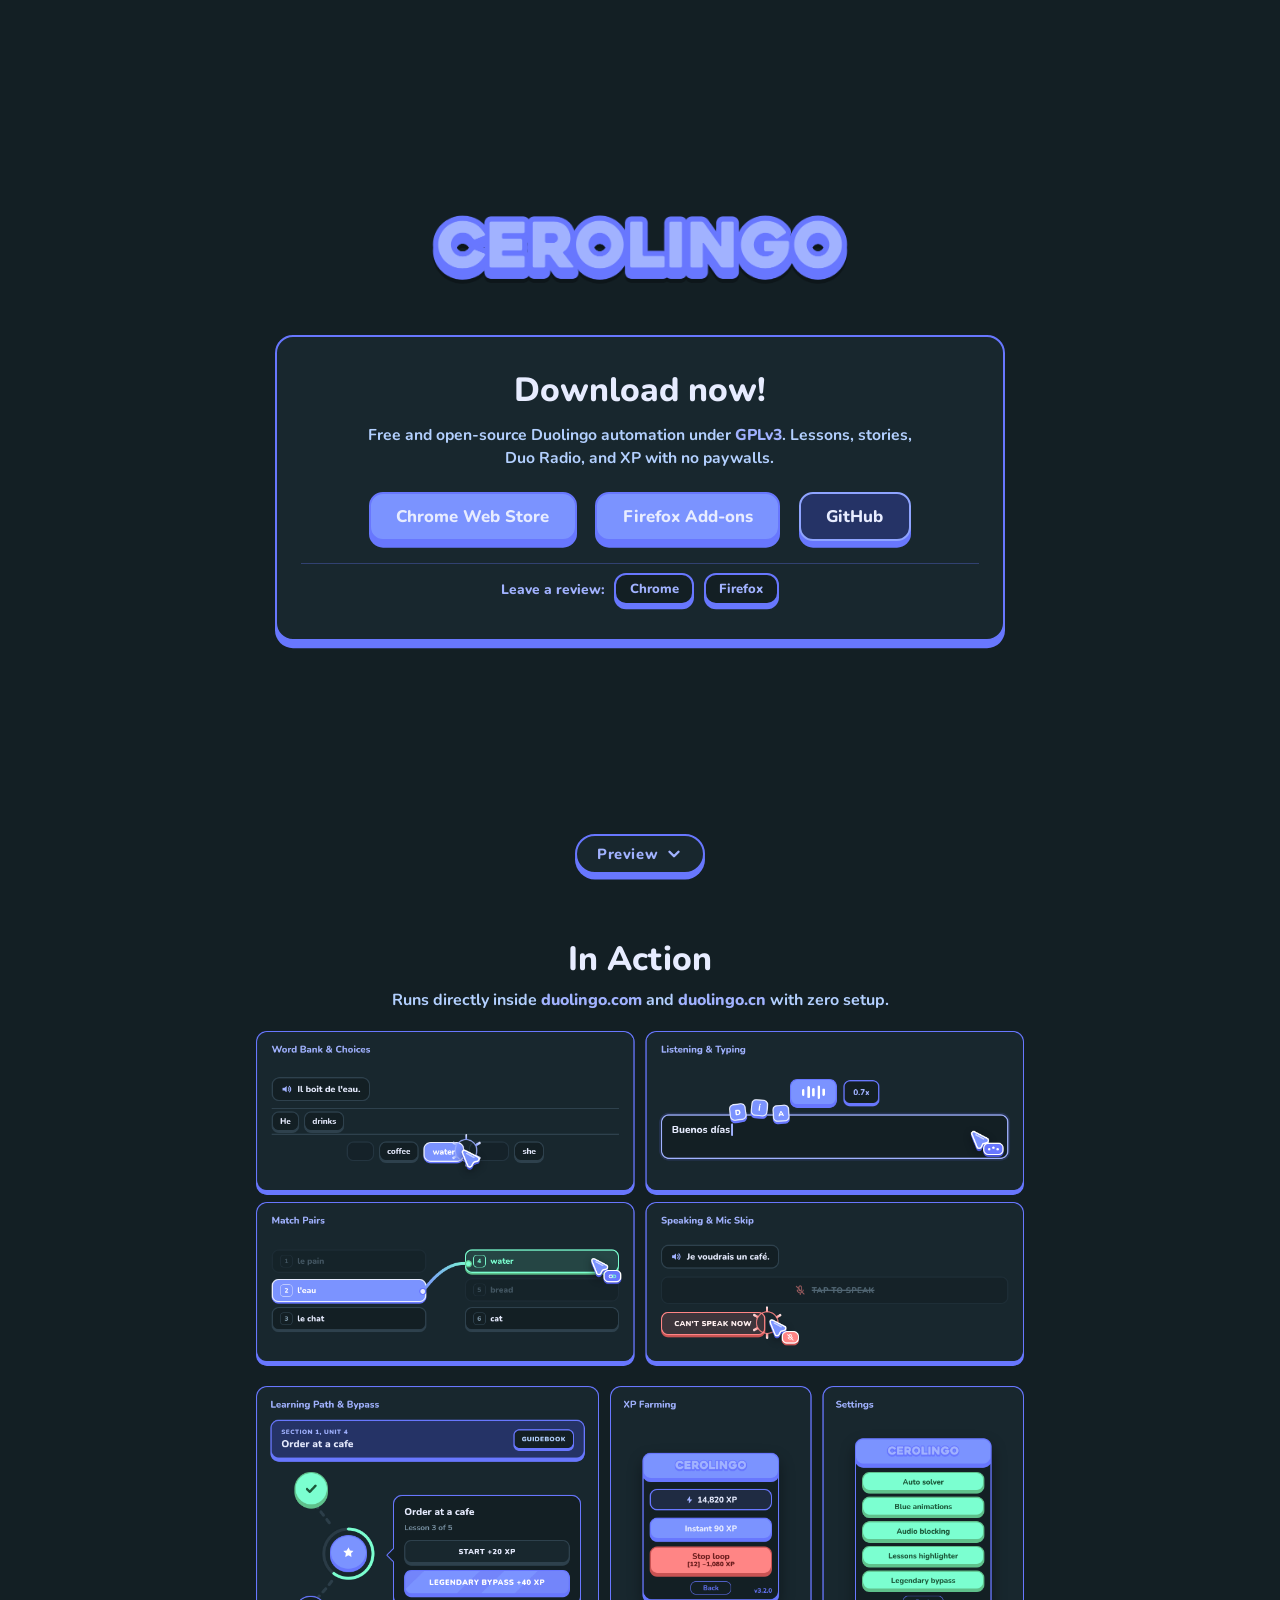
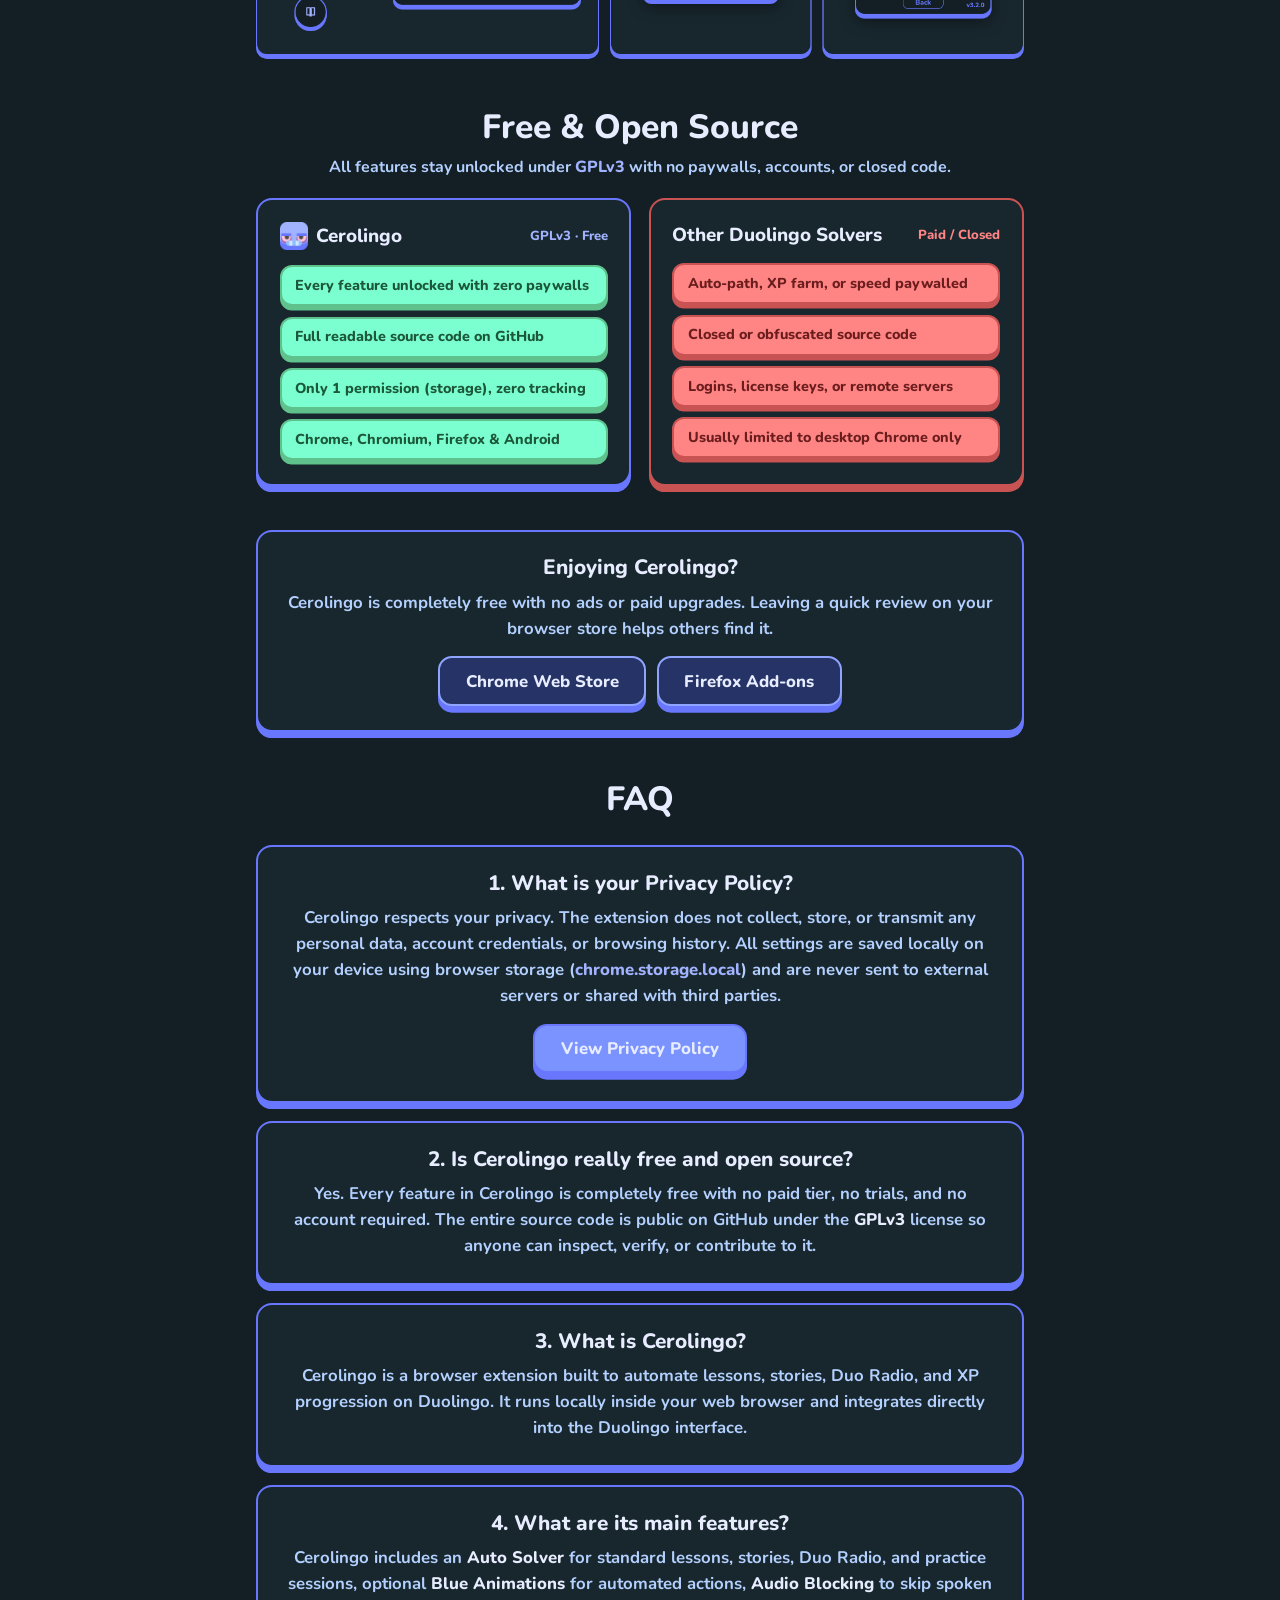
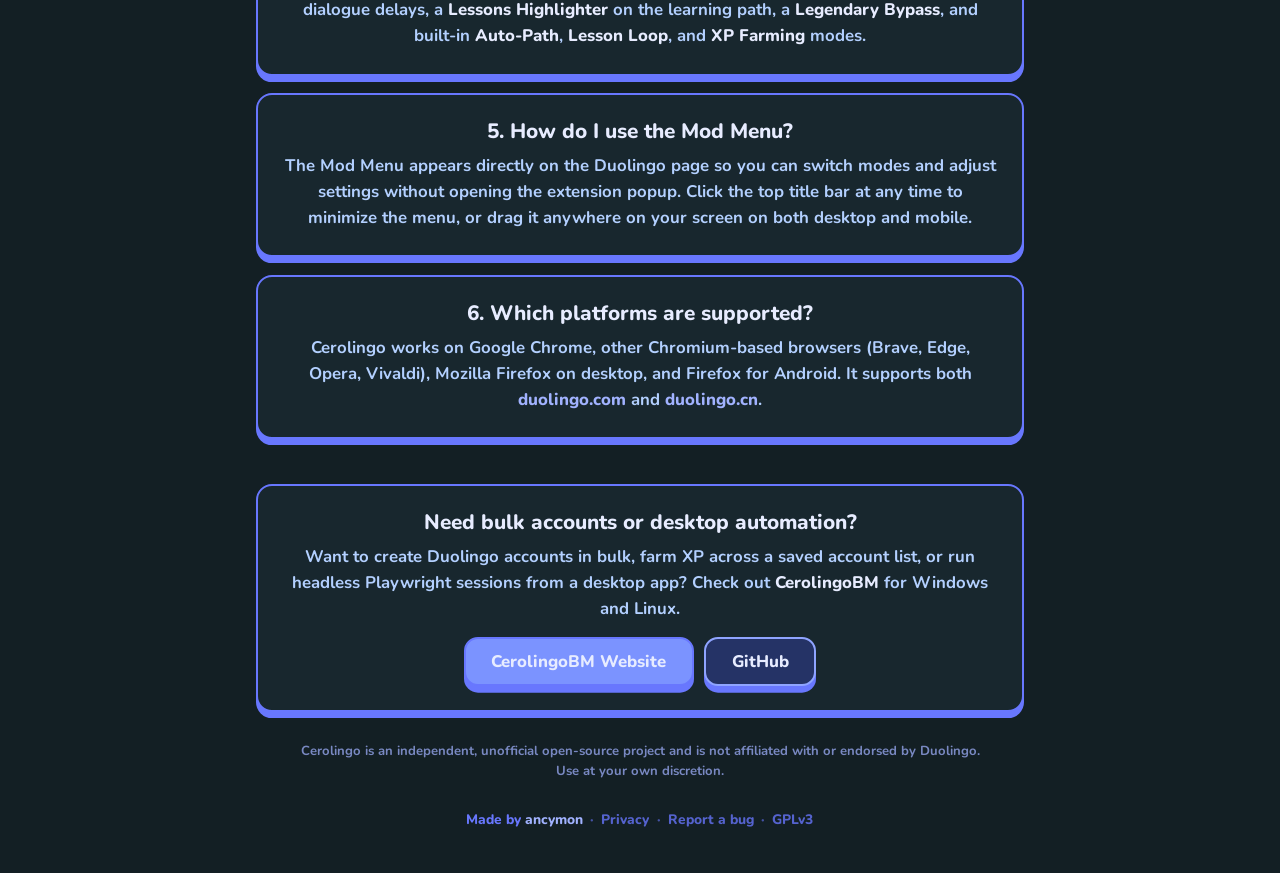
<file: index.html>
<!doctype html>
<html lang="en">
  <head>
    <meta charset="UTF-8" />
    <meta name="viewport" content="width=device-width, initial-scale=1.0" />
    <link rel="preconnect" href="https://fonts.googleapis.com" />
    <link rel="preconnect" href="https://fonts.gstatic.com" crossorigin />
    <link
      rel="stylesheet"
      href="https://fonts.googleapis.com/css2?family=Nunito:wght@600;700;800;900&display=swap"
    />
    <link rel="preload" href="src/img/cerolingo-logo.png" as="image" />
    <link rel="stylesheet" href="src/css/main.css" />
    <link rel="stylesheet" href="src/css/content.css" />
    <link rel="stylesheet" href="src/css/banner.css" />
    <link rel="stylesheet" href="src/css/sections.css" />
    <link rel="stylesheet" href="src/css/faq.css" />
    <link rel="stylesheet" href="src/css/resize.css" />
    <link rel="stylesheet" href="src/css/hover.css" />
    <script>
      document.documentElement.classList.add("is-booting");
      // Failsafe: never keep the loader up if main.js fails to load
      setTimeout(function () {
        document.documentElement.classList.remove("is-booting");
      }, 4000);
    </script>
    <link rel="stylesheet" href="src/css/loader.css" />
    <script src="src/js/main.js" defer></script>
    <link
      rel="shortcut icon"
      href="src/img/cerolingo-logo.png"
      type="image/x-icon"
    />
    <title>Cerolingo - Free, Open-Source Duolingo Automation Extension</title>
    <meta
      name="description"
      content="Free, open-source Duolingo automation extension with an auto-solver, Auto-Path, XP farming, and in-page mod menu. Zero paywalls and zero tracking."
    />
    <meta name="theme-color" content="#6877fe" />
    <meta property="og:type" content="website" />
    <meta property="og:url" content="https://ancymon.dev/Cerolingo/" />
    <meta
      property="og:title"
      content="Cerolingo - Free, Open-Source Duolingo Automation"
    />
    <meta
      property="og:description"
      content="Automate Duolingo lessons, stories, Duo Radio, and XP directly in your browser. 100% free forever under GPLv3 with zero paywalls."
    />
    <meta
      property="og:image"
      content="https://ancymon.dev/Cerolingo/src/img/banner.png"
    />
    <meta name="twitter:card" content="summary_large_image" />
  </head>
  <body>
    <div id="loader" role="status" aria-live="polite">
      <div class="loader-stage">
        <div class="loader-card">
          <img class="loader-logo" src="src/img/cerolingo-logo.png" alt="" />
          <div class="loader-shadow" aria-hidden="true"></div>
          <div class="loader-bar" aria-hidden="true"><span></span></div>
          <p class="loader-text">Loading Cerolingo…</p>
        </div>
      </div>
    </div>

    <div id="hero">
      <div class="hero-main">
        <section id="banner">
          <img src="src/img/cerolingo-title.png" alt="Cerolingo" />
          <a
            href="https://github.com/ancym0n/Cerolingo/releases"
            target="_blank"
            rel="noopener"
            id="version"
            aria-label="Latest GitHub release"
          ></a>
        </section>

        <section id="content">
          <h1>Download now!</h1>
          <p class="hero-subtitle">
            Free and open-source Duolingo automation under <i>GPLv3</i>.
            Lessons, stories, Duo Radio, and XP with no paywalls.
          </p>
          <div id="stats" class="is-loading" aria-busy="true">
            <div class="stat-skeletons" aria-hidden="true">
              <span class="stat-skeleton" style="--w: 6.2rem"></span>
              <span class="stat-skeleton" style="--w: 8.4rem"></span>
              <span class="stat-skeleton" style="--w: 5.6rem"></span>
              <span class="stat-skeleton" style="--w: 6rem"></span>
              <span class="stat-skeleton" style="--w: 6.2rem"></span>
            </div>
            <span id="active-users" class="stat-item" hidden></span>
            <span id="total-downloads" class="stat-item" hidden></span>
            <a
              id="github-stars"
              class="stat-item"
              href="https://github.com/ancym0n/Cerolingo/stargazers"
              target="_blank"
              rel="noopener"
              hidden
            ></a>
            <a
              id="chrome-rating"
              class="stat-item"
              href="https://chromewebstore.google.com/detail/cerolingo/apgkphplddmjkoogmoijendkdjaaeiii/reviews"
              target="_blank"
              rel="noopener"
              hidden
            ></a>
            <a
              id="firefox-rating"
              class="stat-item"
              href="https://addons.mozilla.org/firefox/addon/cerolingo/reviews/"
              target="_blank"
              rel="noopener"
              hidden
            ></a>
          </div>
          <div class="download-links">
            <a
              href="https://chromewebstore.google.com/detail/cerolingo/apgkphplddmjkoogmoijendkdjaaeiii"
              target="_blank"
              rel="noopener"
              >Chrome Web Store</a
            >
            <a
              href="https://addons.mozilla.org/firefox/addon/cerolingo/"
              target="_blank"
              rel="noopener"
              >Firefox Add-ons</a
            >
            <a
              href="https://github.com/ancym0n/Cerolingo"
              target="_blank"
              rel="noopener"
              class="btn-secondary"
              >GitHub</a
            >
          </div>
          <div class="hero-review-strip">
            <span class="hero-review-text">Leave a review:</span>
            <a
              href="https://chromewebstore.google.com/detail/cerolingo/apgkphplddmjkoogmoijendkdjaaeiii/reviews"
              target="_blank"
              rel="noopener"
              class="review-chip"
              >Chrome</a
            >
            <a
              href="https://addons.mozilla.org/firefox/addon/cerolingo/reviews/"
              target="_blank"
              rel="noopener"
              class="review-chip"
              >Firefox</a
            >
          </div>
        </section>
      </div>

      <div id="scroll-cue-wrap">
        <a href="#features" id="scroll-cue" aria-label="Scroll down to Preview">
          <span>Preview</span>
          <svg
            class="scroll-cue-arrow"
            viewBox="0 0 24 24"
            width="18"
            height="18"
            aria-hidden="true"
          >
            <path
              d="M6 9l6 6 6-6"
              fill="none"
              stroke="currentColor"
              stroke-width="3.2"
              stroke-linecap="round"
              stroke-linejoin="round"
            />
          </svg>
        </a>
      </div>
    </div>

    <section id="features">
      <div class="section-head">
        <h1>In Action</h1>
        <p class="section-sub">
          Runs directly inside <i>duolingo.com</i> and <i>duolingo.cn</i> with
          zero setup.
        </p>
      </div>

      <div class="showcase-stack">
        <figure class="showcase-frame">
          <img
            src="src/img/showcase-solver.png"
            alt="Auto Solver and Blue Animations across word bank, typing, match pairs, and speaking exercises"
          />
        </figure>

        <figure class="showcase-frame">
          <img
            src="src/img/showcase-menu.png"
            alt="Lesson Loop, XP Farming, Lessons Highlighter, Legendary Bypass, and Settings controls"
          />
        </figure>
      </div>
    </section>

    <section id="why">
      <div class="section-head">
        <h1>Free &amp; Open Source</h1>
        <p class="section-sub">
          All features stay unlocked under <i>GPLv3</i> with no paywalls,
          accounts, or closed code.
        </p>
      </div>

      <div class="compare-grid">
        <div class="compare-card is-cerolingo">
          <div class="compare-head">
            <div class="compare-brand">
              <img src="src/img/cerolingo-logo.png" alt="" />
              <h2>Cerolingo</h2>
            </div>
            <span class="compare-note">GPLv3 &middot; Free</span>
          </div>
          <ul class="toggle-list">
            <li class="is-on">Every feature unlocked with zero paywalls</li>
            <li class="is-on">Full readable source code on GitHub</li>
            <li class="is-on">Only 1 permission (storage), zero tracking</li>
            <li class="is-on">Chrome, Chromium, Firefox &amp; Android</li>
          </ul>
        </div>

        <div class="compare-card is-other">
          <div class="compare-head">
            <h2>Other Duolingo Solvers</h2>
            <span class="compare-note is-red">Paid / Closed</span>
          </div>
          <ul class="toggle-list">
            <li class="is-off">Auto-path, XP farm, or speed paywalled</li>
            <li class="is-off">Closed or obfuscated source code</li>
            <li class="is-off">Logins, license keys, or remote servers</li>
            <li class="is-off">Usually limited to desktop Chrome only</li>
          </ul>
        </div>
      </div>
    </section>

    <section id="review">
      <div class="review-panel">
        <h2>Enjoying Cerolingo?</h2>
        <p>
          Cerolingo is completely free with no ads or paid upgrades. Leaving a
          quick review on your browser store helps others find it.
        </p>
        <div class="review-actions">
          <a
            href="https://chromewebstore.google.com/detail/cerolingo/apgkphplddmjkoogmoijendkdjaaeiii/reviews"
            target="_blank"
            rel="noopener"
            >Chrome Web Store</a
          >
          <a
            href="https://addons.mozilla.org/firefox/addon/cerolingo/reviews/"
            target="_blank"
            rel="noopener"
            >Firefox Add-ons</a
          >
        </div>
      </div>
    </section>

    <section id="faq">
      <h1>FAQ</h1>

      <div>
        <h2>1. What is your Privacy Policy?</h2>
        <p>
          Cerolingo respects your privacy. The extension does not collect,
          store, or transmit any personal data, account credentials, or browsing
          history. All settings are saved locally on your device using browser
          storage (<i>chrome.storage.local</i>) and are never sent to external
          servers or shared with third parties.
        </p>
        <a href="privacy">View Privacy Policy</a>
      </div>

      <div>
        <h2>2. Is Cerolingo really free and open source?</h2>
        <p>
          Yes. Every feature in Cerolingo is completely free with no paid tier,
          no trials, and no account required. The entire source code is public
          on GitHub under the <strong>GPLv3</strong> license so anyone can
          inspect, verify, or contribute to it.
        </p>
      </div>

      <div>
        <h2>3. What is Cerolingo?</h2>
        <p>
          Cerolingo is a browser extension built to automate lessons, stories,
          Duo Radio, and XP progression on Duolingo. It runs locally inside your
          web browser and integrates directly into the Duolingo interface.
        </p>
      </div>

      <div>
        <h2>4. What are its main features?</h2>
        <p>
          Cerolingo includes an <strong>Auto Solver</strong> for standard
          lessons, stories, Duo Radio, and practice sessions, optional
          <strong>Blue Animations</strong> for automated actions,
          <strong>Audio Blocking</strong> to skip spoken dialogue delays, a
          <strong>Lessons Highlighter</strong> on the learning path, a
          <strong>Legendary Bypass</strong>, and built-in
          <strong>Auto-Path</strong>, <strong>Lesson Loop</strong>, and
          <strong>XP Farming</strong> modes.
        </p>
      </div>

      <div>
        <h2>5. How do I use the Mod Menu?</h2>
        <p>
          The Mod Menu appears directly on the Duolingo page so you can switch
          modes and adjust settings without opening the extension popup. Click
          the top title bar at any time to minimize the menu, or drag it
          anywhere on your screen on both desktop and mobile.
        </p>
      </div>

      <div>
        <h2>6. Which platforms are supported?</h2>
        <p>
          Cerolingo works on Google Chrome, other Chromium-based browsers
          (Brave, Edge, Opera, Vivaldi), Mozilla Firefox on desktop, and Firefox
          for Android. It supports both <i>duolingo.com</i> and
          <i>duolingo.cn</i>.
        </p>
      </div>
    </section>

    <section id="promo">
      <div>
        <h2>Need bulk accounts or desktop automation?</h2>
        <p>
          Want to create Duolingo accounts in bulk, farm XP across a saved
          account list, or run headless Playwright sessions from a desktop app?
          Check out <strong>CerolingoBM</strong> for Windows and Linux.
        </p>
        <div class="promo-links">
          <a
            href="https://ancymon.dev/CerolingoBM/"
            target="_blank"
            rel="noopener"
            >CerolingoBM Website</a
          >
          <a
            href="https://github.com/ancym0n/CerolingoBM"
            target="_blank"
            rel="noopener"
            class="btn-secondary"
            >GitHub</a
          >
        </div>
      </div>
    </section>

    <p class="disclaimer">
      Cerolingo is an independent, unofficial open-source project and is not
      affiliated with or endorsed by Duolingo. Use at your own discretion.
    </p>

    <footer id="credit">
      <span class="credit-author"
        >Made by
        <a href="https://github.com/ancym0n" target="_blank" rel="noopener"
          >ancymon</a
        ></span
      >
      <span class="credit-sep">&middot;</span>
      <a href="privacy" class="report-link">Privacy</a>
      <span class="credit-sep">&middot;</span>
      <a
        href="https://github.com/ancym0n/Cerolingo/issues"
        target="_blank"
        rel="noopener"
        class="report-link"
        >Report a bug</a
      >
      <span class="credit-sep">&middot;</span>
      <a
        href="https://github.com/ancym0n/Cerolingo/blob/master/LICENSE"
        target="_blank"
        rel="noopener"
        class="report-link"
        >GPLv3</a
      >
    </footer>
  </body>
</html>
</file>
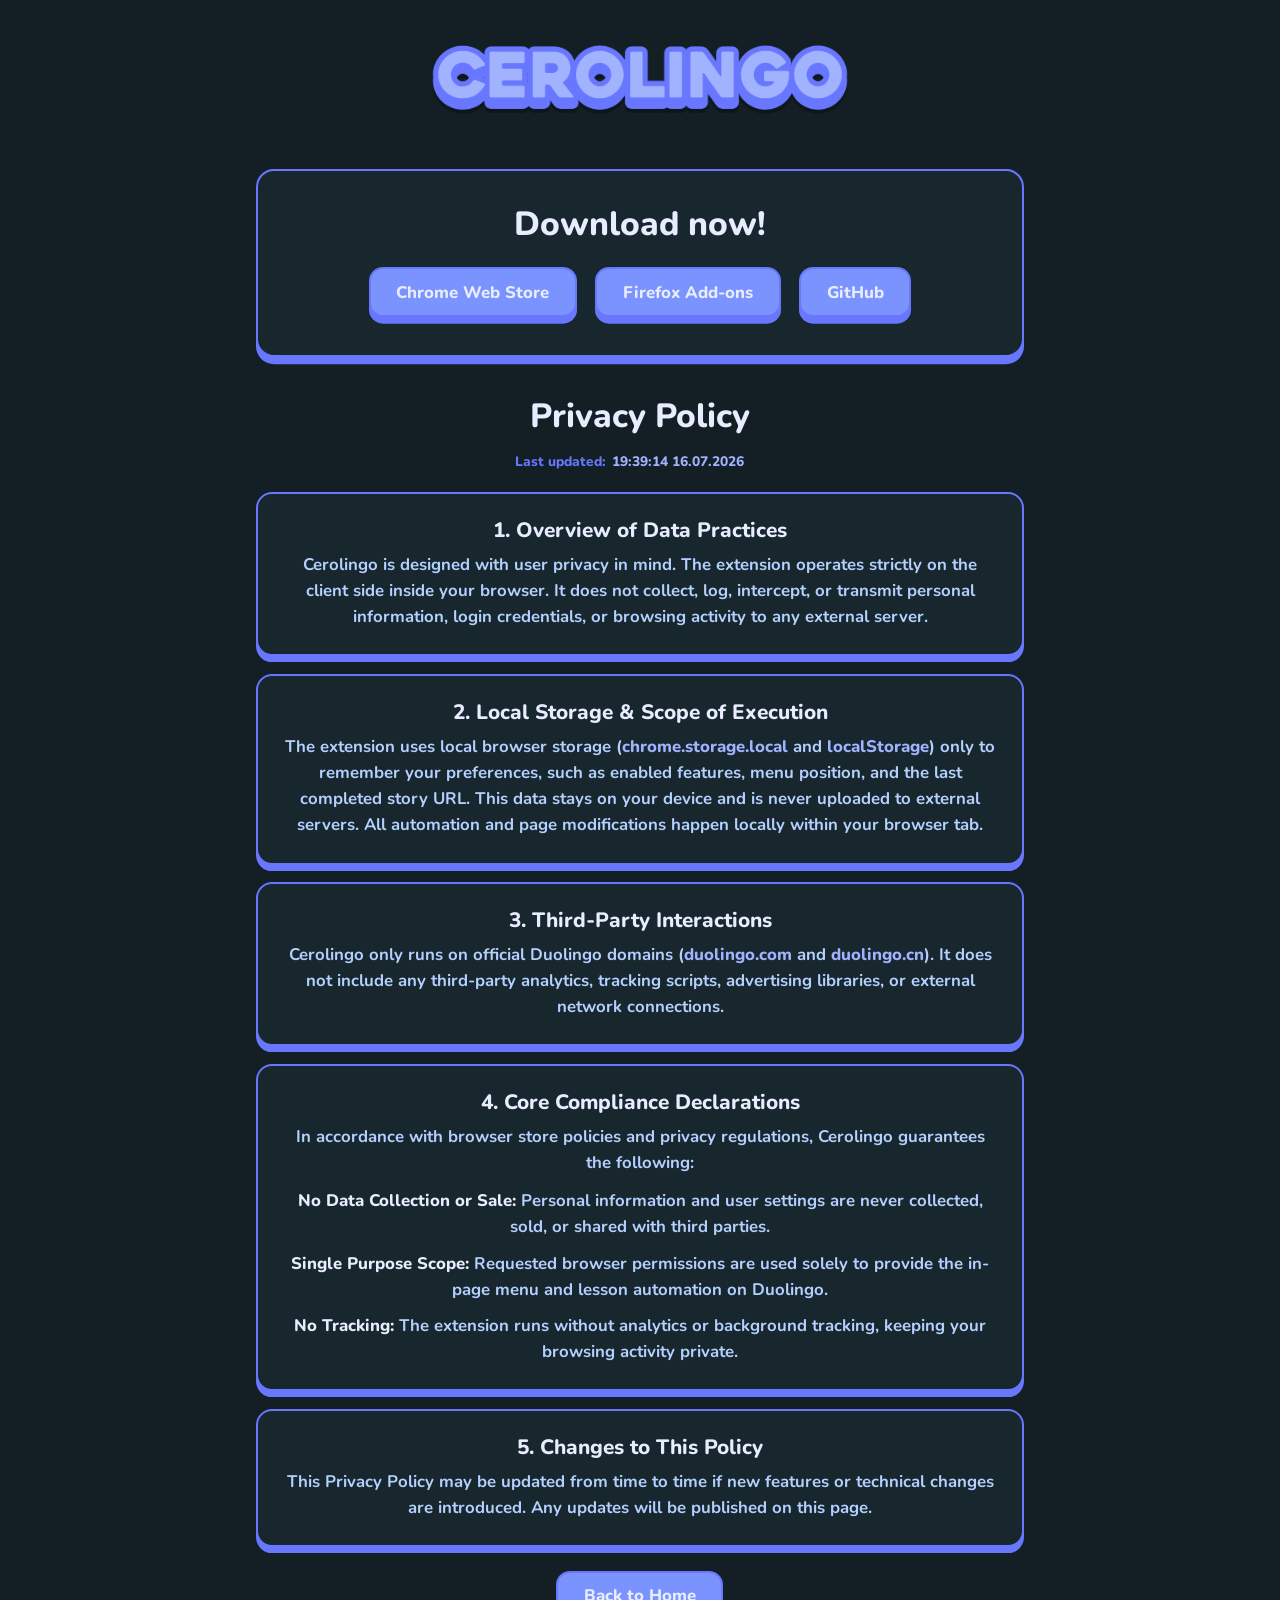
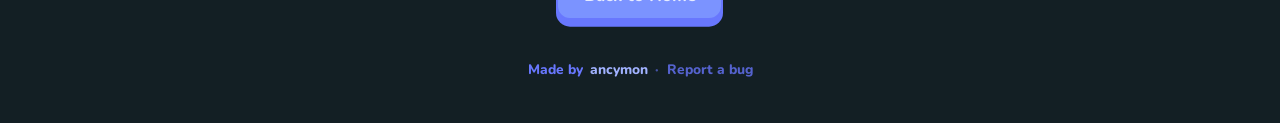
<file: privacy/index.html>
<!doctype html>
<html lang="en">
  <head>
    <meta charset="UTF-8" />
    <meta name="viewport" content="width=device-width, initial-scale=1.0" />
    <link rel="preconnect" href="https://fonts.googleapis.com" />
    <link rel="preconnect" href="https://fonts.gstatic.com" crossorigin />
    <link
      rel="stylesheet"
      href="https://fonts.googleapis.com/css2?family=Nunito:wght@600;700;800&display=swap"
    />
    <link rel="preload" href="../src/img/cerolingo-logo.png" as="image" />
    <link rel="stylesheet" href="../src/css/main.css" />
    <link rel="stylesheet" href="../src/css/content.css" />
    <link rel="stylesheet" href="../src/css/banner.css" />
    <link rel="stylesheet" href="../src/css/privacy.css" />
    <link rel="stylesheet" href="../src/css/resize.css" />
    <link rel="stylesheet" href="../src/css/hover.css" />
    <script>
      document.documentElement.classList.add("is-booting");
      // Failsafe: never keep the loader up if main.js fails to load
      setTimeout(function () {
        document.documentElement.classList.remove("is-booting");
      }, 4000);
    </script>
    <link rel="stylesheet" href="../src/css/loader.css" />
    <script src="../src/js/main.js" defer></script>
    <link
      rel="shortcut icon"
      href="../src/img/cerolingo-logo.png"
      type="image/x-icon"
    />
    <title>Cerolingo - Privacy Policy</title>
  </head>
  <body>
    <div id="loader" role="status" aria-live="polite">
      <div class="loader-stage">
        <div class="loader-card">
          <img class="loader-logo" src="../src/img/cerolingo-logo.png" alt="" />
          <div class="loader-shadow" aria-hidden="true"></div>
          <div class="loader-bar" aria-hidden="true"><span></span></div>
          <p class="loader-text">Loading Cerolingo…</p>
        </div>
      </div>
    </div>

    <section id="banner">
      <a href="../" id="banner-logo" aria-label="Back to home">
        <img src="../src/img/cerolingo-title.png" alt="Cerolingo" />
      </a>
      <a
        href="https://github.com/ancym0n/Cerolingo/releases"
        target="_blank"
        rel="noopener"
        id="version"
        aria-label="Latest GitHub release"
      ></a>
    </section>

    <section id="content">
      <h1>Download now!</h1>
      <div id="stats" hidden>
        <span id="active-users" class="stat-item" hidden></span>
        <span id="total-downloads" class="stat-item" hidden></span>
        <a
          id="github-stars"
          class="stat-item"
          href="https://github.com/ancym0n/Cerolingo/stargazers"
          target="_blank"
          rel="noopener"
          hidden
        ></a>
        <a
          id="chrome-rating"
          class="stat-item"
          href="https://chromewebstore.google.com/detail/cerolingo/apgkphplddmjkoogmoijendkdjaaeiii/reviews"
          target="_blank"
          rel="noopener"
          hidden
        ></a>
        <a
          id="firefox-rating"
          class="stat-item"
          href="https://addons.mozilla.org/firefox/addon/cerolingo/reviews/"
          target="_blank"
          rel="noopener"
          hidden
        ></a>
      </div>
      <div>
        <a
          href="https://chromewebstore.google.com/detail/cerolingo/apgkphplddmjkoogmoijendkdjaaeiii"
          target="_blank"
          rel="noopener"
          >Chrome Web Store</a
        >
        <a
          href="https://addons.mozilla.org/firefox/addon/cerolingo/"
          target="_blank"
          rel="noopener"
          >Firefox Add-ons</a
        >
        <a
          href="https://github.com/ancym0n/Cerolingo"
          target="_blank"
          rel="noopener"
          >GitHub</a
        >
      </div>
    </section>

    <section id="privacy">
      <h1>Privacy Policy</h1>
      <p id="last-updated" aria-busy="true">
        Last updated:
        <a
          id="last-updated-date"
          data-fallback="2026-07-16T21:39:14+02:00"
          href="https://github.com/ancym0n/Cerolingo/commits/page"
          target="_blank"
          rel="noopener"
          ><span class="date-skeleton" aria-hidden="true"></span></a
        >
      </p>

      <div>
        <h2>1. Overview of Data Practices</h2>
        <p>
          Cerolingo is designed with user privacy in mind. The extension
          operates strictly on the client side inside your browser. It does not
          collect, log, intercept, or transmit personal information, login
          credentials, or browsing activity to any external server.
        </p>
      </div>

      <div>
        <h2>2. Local Storage & Scope of Execution</h2>
        <p>
          The extension uses local browser storage (<i>chrome.storage.local</i>
          and <i>localStorage</i>) only to remember your preferences, such as
          enabled features, menu position, and the last completed story URL.
          This data stays on your device and is never uploaded to external
          servers. All automation and page modifications happen locally within
          your browser tab.
        </p>
      </div>

      <div>
        <h2>3. Third-Party Interactions</h2>
        <p>
          Cerolingo only runs on official Duolingo domains (<i>duolingo.com</i>
          and <i>duolingo.cn</i>). It does not include any third-party
          analytics, tracking scripts, advertising libraries, or external
          network connections.
        </p>
      </div>

      <div>
        <h2>4. Core Compliance Declarations</h2>
        <p>
          In accordance with browser store policies and privacy regulations,
          Cerolingo guarantees the following:
        </p>
        <ul>
          <li>
            <strong>No Data Collection or Sale:</strong> Personal information
            and user settings are never collected, sold, or shared with third
            parties.
          </li>
          <li>
            <strong>Single Purpose Scope:</strong> Requested browser permissions
            are used solely to provide the in-page menu and lesson automation on
            Duolingo.
          </li>
          <li>
            <strong>No Tracking:</strong> The extension runs without analytics
            or background tracking, keeping your browsing activity private.
          </li>
        </ul>
      </div>

      <div>
        <h2>5. Changes to This Policy</h2>
        <p>
          This Privacy Policy may be updated from time to time if new features
          or technical changes are introduced. Any updates will be published on
          this page.
        </p>
      </div>

      <a href="../" id="back-home">Back to Home</a>
    </section>

    <footer id="credit">
      Made by
      <a href="https://github.com/ancym0n" target="_blank" rel="noopener"
        >ancymon</a
      >
      <span class="credit-sep">·</span>
      <a
        href="https://github.com/ancym0n/Cerolingo/issues"
        target="_blank"
        rel="noopener"
        class="report-link"
        >Report a bug</a
      >
    </footer>
  </body>
</html>
</file>
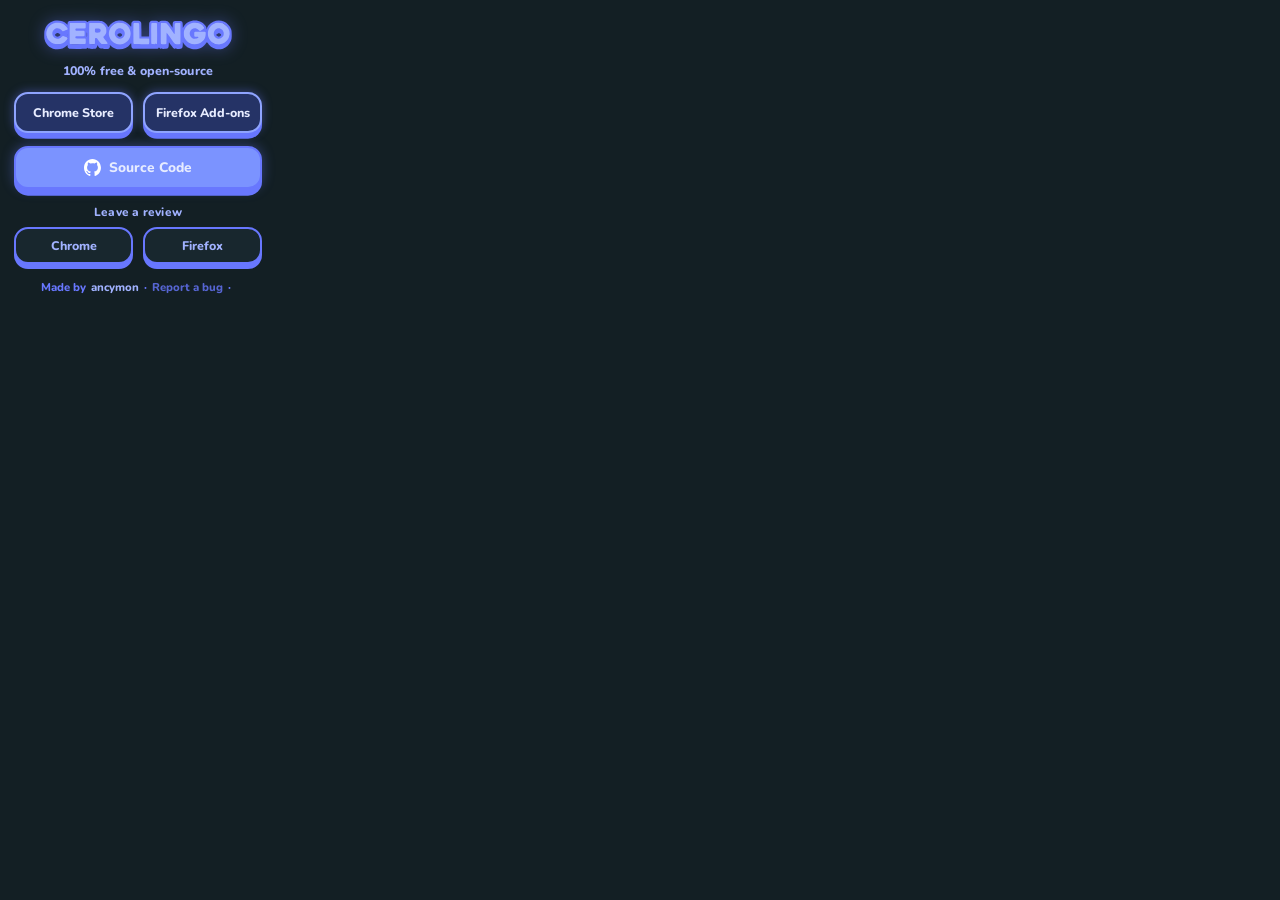
<file: src/popup/popup.html>
<!doctype html>
<html lang="en">
  <head>
    <meta charset="UTF-8" />
    <meta name="viewport" content="width=device-width, initial-scale=1.0" />
    <link rel="preconnect" href="https://fonts.googleapis.com" />
    <link rel="preconnect" href="https://fonts.gstatic.com" crossorigin />
    <link
      href="https://fonts.googleapis.com/css2?family=Nunito:wght@700;800&display=swap"
      rel="stylesheet"
    />
    <script src="./popup.js" defer></script>
    <title>Cerolingo</title>
    <link rel="stylesheet" href="./popup.css" />
  </head>
  <body>
    <a
      href="https://ancymon.dev/Cerolingo"
      target="_blank"
      rel="noopener"
      id="title"
    >
      <img id="logo" src="../../assets/title.svg" alt="Cerolingo" />
    </a>

    <p id="tagline">100% free &amp; open-source</p>

    <div class="extension-links">
      <a
        href="https://chromewebstore.google.com/detail/cerolingo/apgkphplddmjkoogmoijendkdjaaeiii"
        target="_blank"
        rel="noopener"
        >Chrome Store</a
      >

      <a
        href="https://addons.mozilla.org/firefox/addon/cerolingo/"
        target="_blank"
        rel="noopener"
        >Firefox Add-ons</a
      >
    </div>

    <a
      href="https://github.com/ancym0n/Cerolingo"
      target="_blank"
      rel="noopener"
      id="github"
    >
      <img src="../../assets/github.svg" alt="" />
      <span>Source Code</span>
    </a>

    <div class="review-section">
      <p class="review-heading">Leave a review</p>
      <div class="review-links">
        <a
          href="https://chromewebstore.google.com/detail/cerolingo/apgkphplddmjkoogmoijendkdjaaeiii/reviews"
          target="_blank"
          rel="noopener"
          >Chrome</a
        >
        <a
          href="https://addons.mozilla.org/firefox/addon/cerolingo/reviews/"
          target="_blank"
          rel="noopener"
          >Firefox</a
        >
      </div>
    </div>

    <footer id="credit">
      <span>Made by</span>
      <a href="https://github.com/ancym0n" target="_blank" rel="noopener"
        >ancymon</a
      >
      <span>·</span>
      <a
        href="https://github.com/ancym0n/Cerolingo/issues"
        target="_blank"
        rel="noopener"
        class="muted"
        >Report a bug</a
      >
      <span>·</span>
      <span id="version"></span>
    </footer>
  </body>
</html>
</file>
<file: src/css/main.css>
* {
  box-sizing: border-box;
  padding: 0;
  margin: 0;
  --bg-dark: #131f24;
  --panel-bg: #18272e;
  --background-color: #7b93ff;
  --dark-main-color: #6877fe;
  --main-color: #a1b2ff;
  --light-main-color: #b3d0ff;
  --title-color: #e7ecff;
  --alt-main-color: #7385fa;
  --spring-ease: cubic-bezier(0.34, 1.22, 0.64, 1);
}

@keyframes cerolingoLoadIn {
  0% {
    opacity: 0;
    filter: blur(8px);
    transform: translateY(18px) scale(0.97);
  }
  100% {
    opacity: 1;
    filter: blur(0px);
    transform: translateY(0) scale(1);
  }
}

html {
  scroll-behavior: smooth;
  overflow-x: clip;
}

@media (prefers-reduced-motion: reduce) {
  html {
    scroll-behavior: auto;
  }
}

body {
  background-color: var(--bg-dark);
  display: grid;
  justify-items: center;
  align-items: center;
  gap: 1.75rem;
  padding: 2rem 1rem 2.75rem;
  overflow-x: clip;
}

body:has(#hero) {
  padding-top: 0;
}

#hero {
  width: 100%;
  max-width: 48rem;
  min-height: 100vh;
  min-height: 100svh;
  display: flex;
  flex-direction: column;
  align-items: center;
  gap: 1.5rem;
  padding: 2rem 0 1.6rem;
}

.hero-main {
  width: 100%;
  display: grid;
  justify-items: center;
  align-items: center;
  gap: 1.5rem;
  margin: auto 0;
}

h1,
h2,
p,
a,
li,
footer {
  font-family: "Nunito", sans-serif;
  color: var(--title-color);
  -webkit-user-select: none;
  -moz-user-select: none;
  user-select: none;
}

h1,
h2 {
  text-wrap: balance;
}

h1,
h2,
a {
  font-weight: 800;
}

p,
li {
  color: var(--light-main-color);
  font-weight: 700;
  line-height: 1.55;
  text-wrap: pretty;
}

strong {
  color: var(--title-color);
  font-weight: 800;
}

i {
  color: var(--main-color);
  font-style: normal;
  font-weight: 800;
}

a {
  color: var(--title-color);
  display: inline-flex;
  align-items: center;
  justify-content: center;
  text-decoration: none;
  -webkit-tap-highlight-color: transparent;
  background-color: var(--background-color);
  border: 2px solid var(--dark-main-color);
  border-radius: 14px;
  box-shadow: 0 0.42rem 0 0 var(--dark-main-color);
  padding: 0.7rem 1.6rem;
  margin: 0.25rem;
  transition:
    transform 0.3s var(--spring-ease),
    box-shadow 0.3s var(--spring-ease),
    background-color 0.3s ease,
    color 0.3s ease;
}

#scroll-cue-wrap {
  display: flex;
  justify-content: center;
  will-change: translate, transform, opacity;
  animation: scrollCueFloat 2.2s ease-in-out infinite;
  transition:
    opacity 0.35s cubic-bezier(0.22, 1, 0.36, 1),
    transform 0.38s var(--spring-ease);
}

#scroll-cue-wrap.is-hidden {
  opacity: 0;
  transform: translateY(12px) scale(0.9);
  pointer-events: none;
}

#scroll-cue {
  display: inline-flex;
  align-items: center;
  justify-content: center;
  gap: 0.45rem;
  background-color: var(--panel-bg);
  border: 2px solid var(--dark-main-color);
  border-radius: 999px;
  box-shadow: 0 0.34rem 0 0 var(--dark-main-color);
  padding: 0.5rem 1.25rem;
  margin: 0;
  font-size: 0.92rem;
  font-weight: 800;
  letter-spacing: 0.04em;
  color: var(--main-color);
  opacity: 0;
  animation: cerolingoLoadIn 0.45s var(--spring-ease) 0.22s forwards;
  transition:
    translate 0.3s var(--spring-ease),
    box-shadow 0.3s var(--spring-ease),
    background-color 0.3s ease,
    color 0.3s ease;
}

.scroll-cue-arrow {
  display: block;
  animation: scrollCueBob 2.2s ease-in-out infinite;
}

@keyframes scrollCueFloat {
  0%,
  100% {
    translate: 0 0;
  }
  50% {
    translate: 0 -6px;
  }
}

@keyframes scrollCueBob {
  0%,
  100% {
    transform: translateY(-1px);
  }
  50% {
    transform: translateY(2.5px);
  }
}

@media (prefers-reduced-motion: reduce) {
  #scroll-cue-wrap,
  .scroll-cue-arrow {
    animation: none;
  }
}

img {
  width: 80%;
  -webkit-user-drag: none;
}

#credit {
  display: flex;
  flex-wrap: wrap;
  align-items: center;
  justify-content: center;
  gap: 0.25rem 0.45rem;
  font-size: 0.86rem;
  font-weight: 800;
  color: var(--dark-main-color);
  opacity: 0;
  animation: cerolingoLoadIn 0.45s var(--spring-ease) 0.52s forwards;
}

#credit a {
  background: none;
  border: none;
  box-shadow: none;
  padding: 0;
  margin: 0;
  color: var(--main-color);
  font-size: inherit;
  white-space: nowrap;
}

#credit a.report-link {
  color: var(--dark-main-color);
  opacity: 0.78;
}

.credit-sep {
  opacity: 0.6;
}
</file>
<file: src/css/content.css>
#content {
  width: 95%;
  display: grid;
  justify-items: center;
  align-items: center;
  gap: 1.05rem;
  padding: 1.85rem 1.5rem 2.15rem;
  background-color: var(--panel-bg);
  border: 2px solid var(--dark-main-color);
  border-radius: 18px;
  box-shadow: 0 0.45rem 0 0 var(--dark-main-color);
  text-align: center;
  opacity: 0;
  animation: cerolingoLoadIn 0.45s var(--spring-ease) 0.12s forwards;
}

#stats {
  display: inline-flex;
  flex-wrap: wrap;
  align-items: center;
  justify-content: center;
  gap: 0.35rem 0;
  background-color: rgba(104, 119, 254, 0.12);
  border: 2px solid var(--dark-main-color);
  border-radius: 12px;
  padding: 0.4rem 0.45rem;
  margin: -0.15rem 0 0.15rem;
  min-height: calc(1.25rem + 0.8rem + 4px);
  max-width: 100%;
  /* Size changes (skeleton -> real stats) are animated from JS by setting
     explicit width/height; these transitions make that glide smoothly. */
  transition:
    width 0.45s var(--smooth-ease),
    height 0.45s var(--smooth-ease),
    min-height 0.45s var(--smooth-ease),
    margin 0.45s var(--smooth-ease),
    padding 0.45s var(--smooth-ease),
    border-width 0.45s var(--smooth-ease),
    opacity 0.35s ease,
    transform 0.35s var(--spring-ease);
  --smooth-ease: cubic-bezier(0.22, 1, 0.36, 1);
}

#stats.is-resizing {
  overflow: hidden;
}

#stats {
  position: relative;
}

#stats[hidden],
#stats .stat-item[hidden],
#stats:not(.is-loading):not(.is-swapping) .stat-skeletons {
  display: none !important;
}

/* While loading, the skeletons lay out as direct flex items of #stats */
.stat-skeletons {
  display: contents;
}

/* While swapping to real stats, the skeletons become an overlay that keeps
   shimmering through the resize, then crossfades into the real items. */
#stats.is-swapping .stat-skeletons {
  display: flex;
  position: absolute;
  inset: 0;
  flex-wrap: wrap;
  align-items: center;
  justify-content: center;
  gap: 0.35rem 0;
  padding: inherit;
  pointer-events: none;
  opacity: 1;
  transition: opacity 0.35s ease;
}

#stats.is-swapping.is-loaded .stat-skeletons {
  opacity: 0;
}

/* Real items stay invisible until the box has finished resizing,
   then fade in (prevents text reflowing inside a moving box). */
#stats:not(.is-loaded) .stat-item {
  opacity: 0;
}

/* Stat links must never inherit the full-width mobile button style */
#content #stats a.stat-item {
  width: auto;
}

#stats.is-empty {
  opacity: 0;
  transform: scale(0.96);
}

/* Loading placeholders: same height as real items, so nothing jumps */
.stat-skeleton {
  display: block;
  width: var(--w, 6rem);
  height: 0.85rem;
  margin: 0.2rem 0.65rem;
  border-radius: 999px;
  background: linear-gradient(
    90deg,
    rgba(161, 178, 255, 0.14) 0%,
    rgba(161, 178, 255, 0.32) 50%,
    rgba(161, 178, 255, 0.14) 100%
  );
  background-size: 200% 100%;
  animation: statShimmer 1.3s ease-in-out infinite;
}

.stat-skeleton + .stat-skeleton {
  position: relative;
}

.stat-skeleton + .stat-skeleton::before {
  content: "";
  position: absolute;
  left: calc(-0.65rem - 1px);
  top: -0.2rem;
  bottom: -0.2rem;
  border-left: 1.5px solid rgba(104, 119, 254, 0.4);
}

.stat-skeleton.is-row-start::before {
  display: none !important;
}

@keyframes statShimmer {
  0% {
    background-position: 100% 0;
  }
  100% {
    background-position: -100% 0;
  }
}

@keyframes statFadeIn {
  from {
    opacity: 0;
    transform: translateY(3px);
  }
  to {
    opacity: 1;
    transform: translateY(0);
  }
}

#stats.is-loaded .stat-item {
  animation: statFadeIn 0.35s ease both;
}

@media (prefers-reduced-motion: reduce) {
  .stat-skeleton,
  #stats.is-loaded .stat-item {
    animation: none;
  }

  #stats {
    transition: none;
  }
}

.stat-item {
  font-family: "Nunito", sans-serif;
  font-size: 0.84rem;
  font-weight: 800;
  color: var(--main-color);
  background: none;
  border: none;
  border-radius: 0;
  box-shadow: none;
  line-height: 1.25rem;
  padding: 0 0.65rem;
  margin: 0;
  white-space: nowrap;
  -webkit-user-select: none;
  user-select: none;
}

.stat-item:not([hidden]) ~ .stat-item:not([hidden]) {
  border-left: 1.5px solid rgba(104, 119, 254, 0.4);
}

.stat-item.is-row-start {
  border-left: none !important;
}

#content > div.download-links,
#content > div:not(#stats):not(.hero-review-strip) {
  display: flex;
  flex-wrap: wrap;
  justify-content: center;
  gap: 0.65rem;
  width: 100%;
}
</file>
<file: src/css/banner.css>
#banner {
  position: relative;
  width: min(92%, 27rem);
  display: grid;
  justify-items: center;
  align-items: center;
  background: none;
  border: none;
  box-shadow: none;
  padding: 0.25rem 0 1.05rem;
  opacity: 0;
  animation: cerolingoLoadIn 0.45s var(--spring-ease) 0.04s forwards;
}

#banner-logo {
  background: none;
  border: none;
  box-shadow: none;
  padding: 0;
  margin: 0;
  width: 100%;
}

#banner img {
  width: 100%;
  max-width: 27rem;
  display: block;
  filter: drop-shadow(0 0.3rem 0 rgba(9, 15, 19, 0.55));
}

#version {
  position: absolute;
  bottom: 0;
  right: 0.2rem;
  background: none;
  border: none;
  box-shadow: none;
  padding: 0;
  margin: 0;
  font-size: 0.88rem;
  font-weight: 800;
  color: var(--main-color);
  letter-spacing: 0.02em;
}
</file>
<file: src/css/sections.css>
/* Hero additions */
.hero-subtitle {
  max-width: 34rem;
  margin-top: -0.35rem;
  color: var(--light-main-color);
  font-size: 0.98rem;
  line-height: 1.5;
}

a.btn-secondary {
  background-color: #253366;
  border-color: #8fa4ff;
  box-shadow: 0 0.42rem 0 0 var(--dark-main-color);
}

.hero-review-strip {
  display: flex;
  flex-wrap: wrap;
  align-items: center;
  justify-content: center;
  gap: 0.45rem 0.6rem;
  width: 100%;
  padding-top: 0.55rem;
  margin-top: 0.1rem;
  border-top: 1.5px solid rgba(104, 119, 254, 0.32);
}

.hero-review-text {
  font-family: "Nunito", sans-serif;
  font-size: 0.86rem;
  font-weight: 800;
  color: var(--main-color);
}

#content a.review-chip {
  width: auto;
  margin: 0;
  padding: 0.3rem 0.85rem;
  font-size: 0.82rem;
  border-radius: 12px;
  background-color: var(--bg-dark);
  border: 2px solid var(--dark-main-color);
  box-shadow: 0 0.26rem 0 0 var(--dark-main-color);
  color: var(--main-color);
}

/* Sections */
#features,
#why,
#review {
  width: 95%;
  display: grid;
  justify-items: center;
  gap: 1.15rem;
  padding: 0.5rem 0;
  scroll-margin-top: 1.75rem;
  text-align: center;
}

.section-head {
  display: grid;
  justify-items: center;
  gap: 0.35rem;
  max-width: 40rem;
}

.section-sub {
  color: var(--light-main-color);
  font-size: 1rem;
  line-height: 1.55;
}

/* Showcase */
.showcase-stack {
  width: 100%;
  display: grid;
  gap: 1.2rem;
}

.showcase-frame {
  width: 100%;
  background: transparent;
}

.showcase-frame img {
  width: 100%;
  display: block;
}

/* Comparison */
.compare-grid {
  width: 100%;
  display: grid;
  grid-template-columns: repeat(2, minmax(0, 1fr));
  gap: 1.1rem;
  align-items: stretch;
}

.compare-card {
  background-color: var(--panel-bg);
  border-radius: 16px;
  padding: 1.35rem 1.35rem 1.45rem;
  text-align: left;
  display: flex;
  flex-direction: column;
  gap: 0.95rem;
  transition:
    transform 0.3s var(--spring-ease),
    box-shadow 0.3s var(--spring-ease);
}

.compare-card.is-cerolingo {
  border: 2px solid var(--dark-main-color);
  box-shadow: 0 0.38rem 0 0 var(--dark-main-color);
}

.compare-card.is-other {
  border: 2px solid #c95353;
  box-shadow: 0 0.38rem 0 0 #c95353;
}

.compare-head {
  display: flex;
  flex-wrap: wrap;
  align-items: center;
  justify-content: space-between;
  gap: 0.5rem;
}

.compare-brand {
  display: inline-flex;
  align-items: center;
  gap: 0.55rem;
}

.compare-brand img {
  width: 1.75rem;
  height: 1.75rem;
  display: block;
}

.compare-head h2 {
  margin: 0;
  font-size: 1.18rem;
  color: var(--title-color);
}

.compare-note {
  font-family: "Nunito", sans-serif;
  font-size: 0.82rem;
  font-weight: 800;
  color: var(--main-color);
}

.compare-note.is-red {
  color: #ff8585;
}

.toggle-list {
  list-style: none;
  display: flex;
  flex-direction: column;
  gap: 0.65rem;
}

.toggle-list li {
  border-radius: 12px;
  padding: 0.55rem 0.85rem;
  font-size: 0.9rem;
  font-weight: 800;
  line-height: 1.35;
}

.toggle-list li.is-on {
  background-color: #7bffd0;
  border: 2px solid #5fc18c;
  box-shadow: 0 0.28rem 0 0 #5fc18c;
  color: #1c5739;
}

.toggle-list li.is-off {
  background-color: #ff8585;
  border: 2px solid #c95353;
  box-shadow: 0 0.28rem 0 0 #c95353;
  color: #6b1d1d;
}

/* Review */
.review-panel {
  width: 100%;
  background-color: var(--panel-bg);
  border: 2px solid var(--dark-main-color);
  border-radius: 16px;
  box-shadow: 0 0.38rem 0 0 var(--dark-main-color);
  padding: 1.35rem 1.65rem 1.5rem;
  text-align: center;
  transition:
    transform 0.3s var(--spring-ease),
    box-shadow 0.3s var(--spring-ease);
}

.review-panel h2 {
  margin-bottom: 0.55rem;
  color: var(--title-color);
}

.review-actions {
  display: flex;
  flex-wrap: wrap;
  justify-content: center;
  gap: 0.65rem;
  margin-top: 0.9rem;
  width: 100%;
}

.review-actions a {
  margin: 0;
  background-color: #253366;
  border-color: #8fa4ff;
  box-shadow: 0 0.42rem 0 0 var(--dark-main-color);
}

/* Disclaimer */
.disclaimer {
  width: 95%;
  max-width: 44rem;
  text-align: center;
  font-size: 0.82rem;
  font-weight: 700;
  color: var(--main-color);
  opacity: 0.72;
  line-height: 1.5;
  margin-top: -0.35rem;
}

/* Responsive */
@media (max-width: 720px) {
  .compare-grid {
    grid-template-columns: 1fr;
  }
}

@media (max-width: 600px) {
  #features,
  #why,
  #review {
    width: 100%;
  }

  .hero-subtitle {
    font-size: clamp(0.88rem, 3.6vw, 0.96rem);
  }

  #content .hero-review-strip {
    flex-direction: row;
    align-items: center;
    gap: 0.45rem 0.55rem;
  }

  .hero-review-text {
    width: 100%;
    text-align: center;
  }

  #content a.review-chip {
    width: auto;
    padding: 0.34rem 0.85rem;
    font-size: 0.82rem;
  }

  .compare-card,
  .review-panel {
    padding: 1.1rem 1.15rem 1.25rem;
    border-radius: 15px;
  }

  .review-actions {
    flex-direction: column;
    align-items: center;
  }

  .review-actions a {
    width: 100%;
    max-width: 15.5rem;
  }

  .disclaimer {
    width: 100%;
    font-size: 0.78rem;
  }
}
</file>
<file: src/css/faq.css>
#faq,
#promo {
  width: 95%;
  display: grid;
  justify-items: center;
  align-items: center;
  gap: 1.1rem;
  padding: 0.5rem 0;
  scroll-margin-top: 1.75rem;
  text-align: center;
}

#faq h1 {
  margin-bottom: 0.35rem;
  opacity: 0;
  animation: cerolingoLoadIn 0.45s var(--spring-ease) 0.18s forwards;
}

#faq h2,
#promo h2 {
  margin-bottom: 0.55rem;
  color: var(--title-color);
}

#faq > div,
#promo > div {
  width: 100%;
  background-color: var(--panel-bg);
  border: 2px solid var(--dark-main-color);
  border-radius: 16px;
  box-shadow: 0 0.38rem 0 0 var(--dark-main-color);
  padding: 1.35rem 1.65rem 1.5rem;
  text-align: center;
  opacity: 0;
  animation: cerolingoLoadIn 0.45s var(--spring-ease) forwards;
  transition:
    transform 0.3s var(--spring-ease),
    box-shadow 0.3s var(--spring-ease);
}

#faq > div:nth-of-type(1) {
  animation-delay: 0.22s;
}

#faq > div:nth-of-type(2) {
  animation-delay: 0.28s;
}

#faq > div:nth-of-type(3) {
  animation-delay: 0.34s;
}

#faq > div:nth-of-type(4) {
  animation-delay: 0.4s;
}

#faq > div:nth-of-type(5) {
  animation-delay: 0.46s;
}

#faq > div:nth-of-type(6) {
  animation-delay: 0.52s;
}

#promo > div {
  animation-delay: 0.56s;
}

#faq a[href="privacy"] {
  display: inline-flex;
  max-width: 16rem;
  margin-top: 0.9rem;
}

.promo-links {
  display: flex;
  flex-wrap: wrap;
  justify-content: center;
  gap: 0.65rem;
  margin-top: 0.9rem;
  width: 100%;
}

.promo-links a {
  margin: 0;
}
</file>
<file: src/css/resize.css>
h1 {
  font-size: 2.1rem;
}

h2 {
  font-size: 1.3rem;
}

p,
a,
li {
  font-size: 1.05rem;
}

@media (max-width: 600px) {
  body {
    padding: 1.5rem clamp(0.75rem, 3.8vw, 1.15rem) 2.25rem;
    gap: 1.4rem;
  }

  body:has(#hero) {
    padding-top: 0;
  }

  #hero {
    padding: clamp(1rem, 3vh, 1.85rem) 0 clamp(0.95rem, 2.4vh, 1.45rem);
    gap: clamp(0.8rem, 2vh, 1.35rem);
  }

  .hero-main {
    gap: clamp(0.85rem, 2.2vh, 1.35rem);
  }

  #banner {
    width: min(94%, 23rem);
    padding: 0.15rem 0 0.9rem;
  }

  #version {
    font-size: clamp(0.78rem, 3.2vw, 0.86rem);
  }

  #content,
  #faq,
  #promo,
  #privacy {
    width: 100%;
  }

  #content {
    padding: clamp(1.2rem, 2.8vh, 1.7rem) clamp(0.95rem, 4vw, 1.35rem)
      clamp(1.35rem, 3vh, 1.85rem);
    gap: clamp(0.78rem, 1.9vh, 1.05rem);
    border-radius: 16px;
  }

  h1 {
    font-size: clamp(1.52rem, 6vw, 1.9rem);
  }

  h2 {
    font-size: clamp(1.06rem, 4.4vw, 1.2rem);
  }

  p,
  a,
  li {
    font-size: clamp(0.92rem, 3.8vw, 1rem);
  }

  #stats {
    padding: 0.35rem 0.3rem;
    gap: 0.28rem 0;
  }

  .stat-item {
    font-size: clamp(0.74rem, 3.3vw, 0.83rem);
    padding: 0 clamp(0.36rem, 1.8vw, 0.58rem);
    line-height: 1.2rem;
  }

  .stat-skeleton {
    width: calc(var(--w, 6rem) * 0.8);
    height: 0.78rem;
    margin: 0.18rem clamp(0.36rem, 1.8vw, 0.55rem);
  }

  .stat-skeleton + .stat-skeleton::before {
    left: calc(clamp(0.36rem, 1.8vw, 0.55rem) * -1 - 1px);
  }

  #content > div:not(#stats):not(.hero-review-strip) {
    flex-direction: column;
    align-items: stretch;
    gap: clamp(0.5rem, 1.4vh, 0.65rem);
  }

  #content a:not(.stat-item):not(.review-chip) {
    width: 100%;
    margin: 0;
    padding: clamp(0.58rem, 1.7vh, 0.74rem) 1.2rem;
  }

  #scroll-cue {
    padding: clamp(0.42rem, 1.2vh, 0.5rem) clamp(1.05rem, 3.5vw, 1.25rem);
    font-size: clamp(0.84rem, 3.4vw, 0.92rem);
  }

  #faq > div,
  #promo > div,
  #privacy > div {
    padding: clamp(1.1rem, 3.5vw, 1.35rem) clamp(1rem, 4.2vw, 1.4rem)
      clamp(1.2rem, 3.8vw, 1.5rem);
    border-radius: 15px;
  }

  #faq a[href="privacy"],
  .promo-links a,
  #back-home {
    width: 100%;
    max-width: 15.5rem;
  }

  .promo-links {
    flex-direction: column;
    align-items: center;
    gap: clamp(0.5rem, 1.4vh, 0.65rem);
  }

  #credit,
  #credit a {
    font-size: 0.8rem;
  }

  #credit {
    gap: 0.25rem 0.38rem;
  }
}

/* Generous, balanced proportions on tall/large phones (e.g. 390x844, 412x915, 430x932) */
@media (max-width: 600px) and (min-height: 760px) {
  #hero {
    padding: 2rem 0 1.65rem;
    gap: 1.5rem;
  }

  .hero-main {
    gap: 1.65rem;
  }

  #banner {
    width: min(96%, 24.5rem);
    padding: 0.2rem 0 1.05rem;
  }

  #version {
    font-size: 0.86rem;
  }

  #content {
    padding: 1.8rem 1.3rem 2rem;
    gap: 1.1rem;
    border-radius: 18px;
  }

  h1 {
    font-size: clamp(1.78rem, 6.5vw, 2.02rem);
  }

  #stats {
    padding: 0.42rem 0.38rem;
    gap: 0.32rem 0;
  }

  .stat-item {
    font-size: clamp(0.78rem, 3.4vw, 0.85rem);
    padding: 0 clamp(0.42rem, 2vw, 0.62rem);
    line-height: 1.25rem;
  }

  #content > div:not(#stats):not(.hero-review-strip) {
    gap: 0.72rem;
  }

  #content a:not(.stat-item):not(.review-chip) {
    padding: 0.78rem 1.4rem;
    font-size: 1.02rem;
    border-radius: 14px;
  }

  #scroll-cue {
    padding: 0.52rem 1.35rem;
    font-size: 0.94rem;
  }
}

/* Extra-compact vertical layout for small/short phones (e.g. iPhone SE 320x568) */
@media (max-width: 600px) and (max-height: 650px), (max-width: 350px) {
  #hero {
    padding: 0.75rem 0 0.75rem;
    gap: 0.65rem;
  }

  .hero-main {
    gap: 0.65rem;
  }

  #banner {
    width: min(85%, 16.5rem);
    padding: 0.05rem 0 0.7rem;
  }

  #content {
    padding: 1rem 0.85rem 1.15rem;
    gap: 0.65rem;
  }

  h1 {
    font-size: 1.42rem;
  }

  #stats {
    padding: 0.28rem 0.25rem;
    gap: 0.2rem 0;
  }

  .stat-item {
    font-size: 0.72rem;
    line-height: 1.1rem;
  }

  #content > div:not(#stats):not(.hero-review-strip) {
    gap: 0.45rem;
  }

  #content a:not(.stat-item):not(.review-chip) {
    padding: 0.5rem 1rem;
    font-size: 0.9rem;
    border-radius: 12px;
    box-shadow: 0 0.32rem 0 0 var(--dark-main-color);
  }

  #scroll-cue {
    padding: 0.36rem 0.95rem;
    font-size: 0.8rem;
    box-shadow: 0 0.28rem 0 0 var(--dark-main-color);
  }
}

/* Landscape phones */
@media (max-height: 520px) and (orientation: landscape) {
  #hero {
    padding: 0.75rem 0;
    gap: 0.65rem;
  }

  .hero-main {
    gap: 0.65rem;
  }

  #banner {
    width: min(60%, 15rem);
    padding: 0 0 0.65rem;
  }

  #content {
    padding: 0.9rem 1.1rem 1.05rem;
    gap: 0.6rem;
  }

  #content > div:not(#stats):not(.hero-review-strip) {
    flex-direction: row;
    flex-wrap: wrap;
    gap: 0.5rem;
  }

  #content a:not(.stat-item):not(.review-chip) {
    width: auto;
    flex: 1 1 9rem;
    padding: 0.5rem 0.9rem;
    font-size: 0.88rem;
  }
}

body > section,
.hero-main > section {
  max-width: 48rem;
}
</file>
<file: src/css/hover.css>
a:hover {
  background-color: #889eff;
  transform: translateY(-2px);
  box-shadow: 0 calc(0.42rem + 2px) 0 0 var(--dark-main-color);
  color: #ffffff;
}

a:active {
  transform: translateY(3px);
  box-shadow: 0 0.16rem 0 0 var(--dark-main-color);
}

a.stat-item:hover,
a.stat-item:active {
  background: none;
  box-shadow: none;
  transform: none;
  color: var(--title-color);
  text-decoration: underline;
}

#banner-logo:hover,
#banner-logo:active {
  background: none;
  box-shadow: none;
  transform: scale(1.02);
}

#version:hover,
#version:active {
  background: none;
  box-shadow: none;
  transform: translateY(-1px);
  color: var(--title-color);
}

#scroll-cue:hover {
  background-color: #1f323b;
  color: var(--title-color);
  transform: none;
  translate: 0 -2px;
  box-shadow: 0 calc(0.34rem + 2px) 0 0 var(--dark-main-color);
}

#scroll-cue:active {
  transform: none;
  translate: 0 2px;
  box-shadow: 0 0.14rem 0 0 var(--dark-main-color);
}

#credit a:hover,
#credit a:active {
  background: none;
  box-shadow: none;
  transform: none;
  color: var(--title-color);
  opacity: 1;
  text-decoration: underline;
}

#faq > div:hover,
#promo > div:hover,
#privacy > div:hover,
.review-panel:hover,
.compare-card.is-cerolingo:hover {
  transform: translateY(-2px);
  box-shadow: 0 calc(0.38rem + 2px) 0 0 var(--dark-main-color);
}

.compare-card.is-other:hover {
  transform: translateY(-2px);
  box-shadow: 0 calc(0.38rem + 2px) 0 0 #c95353;
}

a.btn-secondary:hover,
.review-actions a:hover {
  background-color: #2e3f7d;
  border-color: #a9bcff;
  color: #ffffff;
}

#content a.review-chip:hover {
  background-color: #1f323b;
  color: var(--title-color);
  transform: translateY(-2px);
  box-shadow: 0 calc(0.26rem + 2px) 0 0 var(--dark-main-color);
}

#content a.review-chip:active {
  transform: translateY(2px);
  box-shadow: 0 0.12rem 0 0 var(--dark-main-color);
}
</file>
<file: src/css/loader.css>
/* ---------- Page loading screen ----------
   Shown only when JS adds `is-booting` to <html> (no-JS visitors see the page
   normally). While booting, the page's own entrance animations are paused so
   they play in sequence right as the loader leaves. */

#loader {
  display: none;
}

html.is-booting {
  overflow: hidden;
}

html.is-booting body > :not(#loader),
html.is-booting body > :not(#loader) * {
  animation-play-state: paused !important;
}

html.is-booting #loader,
#loader.is-leaving {
  --loader-ease: cubic-bezier(0.22, 1, 0.36, 1);
  display: grid;
  place-items: center;
  position: fixed;
  inset: 0;
  z-index: 1000;
  background-color: #131f24;
  transition: opacity 0.38s var(--loader-ease);
}

.loader-card {
  display: grid;
  justify-items: center;
  gap: 1.15rem;
  width: min(15rem, 80vw);
  padding: 1.6rem 1.6rem 1.75rem;
  background-color: var(--panel-bg, #18272e);
  border: 2px solid var(--dark-main-color, #6877fe);
  border-radius: 18px;
  box-shadow: 0 0.45rem 0 0 var(--dark-main-color, #6877fe);
  opacity: 0;
  animation: cerolingoLoadIn 0.45s var(--spring-ease) 0.05s forwards;
}

/* Exit transforms live on a wrapper so they don't fight the card's
   entrance animation fill */
.loader-stage {
  transition:
    transform 0.38s var(--loader-ease),
    opacity 0.3s ease;
}

.loader-logo {
  width: 4.5rem;
  height: 4.5rem;
  display: block;
  will-change: transform;
  animation: loaderBob 1.6s var(--spring-ease) infinite;
}

.loader-shadow {
  width: 2.8rem;
  height: 0.35rem;
  margin-top: -0.85rem;
  border-radius: 50%;
  background: rgba(104, 119, 254, 0.28);
  animation: loaderShadow 1.6s var(--spring-ease) infinite;
}

.loader-bar {
  position: relative;
  width: 100%;
  height: 0.85rem;
  overflow: hidden;
  background-color: rgba(104, 119, 254, 0.12);
  border: 2px solid var(--dark-main-color, #6877fe);
  border-radius: 999px;
}

/* Real progress, driven from JS via --progress (0..1) */
.loader-bar > span {
  position: absolute;
  inset: 0;
  transform-origin: left center;
  transform: scaleX(var(--progress, 0.08));
  background-color: var(--background-color, #7b93ff);
  border-radius: inherit;
  will-change: transform;
  transition: transform 0.3s var(--loader-ease);
}

/* Soft moving highlight so it never looks frozen */
.loader-bar::after {
  content: "";
  position: absolute;
  top: 0;
  bottom: 0;
  left: 0;
  width: 50%;
  background: linear-gradient(
    90deg,
    transparent 0%,
    rgba(231, 236, 255, 0.35) 50%,
    transparent 100%
  );
  transform: translateX(-100%);
  will-change: transform;
  animation: loaderSheen 1.3s ease-in-out infinite;
}

.loader-text {
  font-family: "Nunito", sans-serif;
  font-size: 0.84rem;
  font-weight: 800;
  color: var(--main-color, #a1b2ff);
  letter-spacing: 0.02em;
  margin-top: -0.35rem;
}

/* Exit: card lifts + fades away, backdrop fades, page animates in beneath */
#loader.is-leaving {
  opacity: 0;
  pointer-events: none;
}

#loader.is-leaving .loader-stage {
  opacity: 0;
  transform: translateY(-8px) scale(1.03);
}

@keyframes loaderBob {
  0%,
  100% {
    transform: translateY(0);
  }
  50% {
    transform: translateY(-8px);
  }
}

@keyframes loaderShadow {
  0%,
  100% {
    transform: scaleX(1);
    opacity: 1;
  }
  50% {
    transform: scaleX(0.7);
    opacity: 0.55;
  }
}

@keyframes loaderSheen {
  0% {
    transform: translateX(-100%);
  }
  100% {
    transform: translateX(200%);
  }
}

@media (prefers-reduced-motion: reduce) {
  .loader-logo,
  .loader-shadow,
  .loader-bar::after {
    animation: none;
  }

  .loader-card {
    animation-duration: 0.01s;
  }
}
</file>
<file: src/css/privacy.css>
#privacy {
  width: 95%;
  display: grid;
  justify-items: center;
  align-items: center;
  gap: 1.1rem;
  padding: 0.5rem 0;
  text-align: center;
}

#privacy h1 {
  margin-bottom: 0.35rem;
  opacity: 0;
  animation: cerolingoLoadIn 0.45s var(--spring-ease) 0.18s forwards;
}

#last-updated {
  display: flex;
  flex-wrap: wrap;
  align-items: center;
  justify-content: center;
  gap: 0.2rem 0.35rem;
  min-height: 1.6rem; /* reserved so the date never shifts the layout */
  margin-top: -0.85rem;
  font-size: 0.86rem;
  font-weight: 800;
  color: var(--dark-main-color);
  opacity: 0;
  animation: cerolingoLoadIn 0.45s var(--spring-ease) 0.2s forwards;
}

#last-updated-date {
  display: inline-flex;
  align-items: center;
  justify-content: flex-start;
  min-width: 9.6rem;
  background: none;
  border: none;
  box-shadow: none;
  padding: 0;
  margin: 0;
  font-size: inherit;
  font-variant-numeric: tabular-nums;
  color: var(--main-color);
}

#last-updated-date:hover,
#last-updated-date:active {
  background: none;
  box-shadow: none;
  transform: none;
  color: var(--title-color);
  text-decoration: underline;
}

#last-updated-date.is-ready {
  animation: statFadeIn 0.35s ease both;
}

.date-skeleton {
  display: block;
  width: 9.2rem;
  height: 0.8rem;
  border-radius: 999px;
  background: linear-gradient(
    90deg,
    rgba(161, 178, 255, 0.14) 0%,
    rgba(161, 178, 255, 0.32) 50%,
    rgba(161, 178, 255, 0.14) 100%
  );
  background-size: 200% 100%;
  animation: statShimmer 1.3s ease-in-out infinite;
}

@media (prefers-reduced-motion: reduce) {
  .date-skeleton,
  #last-updated-date.is-ready {
    animation: none;
  }
}

#privacy h2 {
  margin-bottom: 0.55rem;
  color: var(--title-color);
}

#privacy > div {
  width: 100%;
  background-color: var(--panel-bg);
  border: 2px solid var(--dark-main-color);
  border-radius: 16px;
  box-shadow: 0 0.38rem 0 0 var(--dark-main-color);
  padding: 1.35rem 1.65rem 1.5rem;
  text-align: center;
  opacity: 0;
  animation: cerolingoLoadIn 0.45s var(--spring-ease) forwards;
  transition:
    transform 0.3s var(--spring-ease),
    box-shadow 0.3s var(--spring-ease);
}

#privacy > div:nth-of-type(1) {
  animation-delay: 0.22s;
}

#privacy > div:nth-of-type(2) {
  animation-delay: 0.28s;
}

#privacy > div:nth-of-type(3) {
  animation-delay: 0.34s;
}

#privacy > div:nth-of-type(4) {
  animation-delay: 0.4s;
}

#privacy > div:nth-of-type(5) {
  animation-delay: 0.46s;
}

ul {
  list-style-type: none;
  display: grid;
  gap: 0.65rem;
  margin-top: 0.75rem;
}

#back-home {
  display: inline-flex;
  max-width: 14rem;
  margin-top: 0.35rem;
  opacity: 0;
  animation: cerolingoLoadIn 0.45s var(--spring-ease) 0.5s forwards;
}
</file>
<file: src/popup/popup.css>
:root {
  --bg-dark: #131f24;
  --panel-bg: #18272e;
  --background-color: #7b93ff;
  --dark-main-color: #6877fe;
  --main-color: #a1b2ff;
  --light-main-color: #b3d0ff;
  --title-color: #e7ecff;
  --spring-ease: cubic-bezier(0.34, 1.22, 0.64, 1);
}

@keyframes cerolingoLoadIn {
  0% {
    opacity: 0;
    filter: blur(6px);
    transform: translateY(10px) scale(0.98);
  }
  100% {
    opacity: 1;
    filter: blur(0px);
    transform: translateY(0) scale(1);
  }
}

* {
  box-sizing: border-box;
  font-family: "Nunito", sans-serif;
  padding: 0;
  margin: 0;
  -webkit-user-select: none;
  user-select: none;
}

body {
  width: 276px;
  background-color: var(--bg-dark);
  padding: 14px 14px 11px;
  display: flex;
  flex-direction: column;
  gap: 13px;
}

a {
  display: flex;
  align-items: center;
  justify-content: center;
  gap: 8px;
  text-decoration: none;
  background-color: var(--background-color);
  color: var(--title-color);
  border: 2px solid var(--dark-main-color);
  border-radius: 14px;
  box-shadow: 0 0.38rem 0 0 var(--dark-main-color);
  font-weight: 800;
  white-space: nowrap;
  transition:
    transform 0.3s var(--spring-ease),
    box-shadow 0.3s var(--spring-ease),
    background-color 0.3s ease,
    color 0.3s ease;
}

a:hover {
  background-color: #889eff;
  color: #ffffff;
  transform: translateY(-2px);
  box-shadow: 0 calc(0.38rem + 2px) 0 0 var(--dark-main-color);
}

a:active {
  transform: translateY(2px);
  box-shadow: 0 0.16rem 0 0 var(--dark-main-color);
}

#title {
  display: flex;
  align-items: center;
  justify-content: center;
  padding: 2px 0 0;
  background: none;
  border: none;
  border-radius: 0;
  box-shadow: none;
  opacity: 0;
  animation: cerolingoLoadIn 0.35s var(--spring-ease) 0.02s forwards;
}

#title:hover,
#title:active {
  background: none;
  box-shadow: none;
  transform: none;
}

#logo {
  width: 100%;
  max-width: 196px;
  display: block;
  -webkit-user-drag: none;
  filter: drop-shadow(0 0 8px rgba(104, 119, 254, 0.38));
  transition:
    transform 0.3s var(--spring-ease),
    filter 0.3s ease;
}

#title:hover #logo {
  transform: translateY(-1px) scale(1.02);
  filter: drop-shadow(0 0 12px rgba(143, 164, 255, 0.65));
}

#title:active #logo {
  transform: translateY(1px) scale(0.99);
}

#tagline {
  text-align: center;
  font-size: 0.78rem;
  font-weight: 800;
  color: var(--main-color);
  margin-top: -7px;
  letter-spacing: 0.01em;
  opacity: 0;
  animation: cerolingoLoadIn 0.35s var(--spring-ease) 0.05s forwards;
}

.extension-links {
  display: grid;
  grid-template-columns: 1fr 1fr;
  gap: 10px;
  opacity: 0;
  animation: cerolingoLoadIn 0.35s var(--spring-ease) 0.08s forwards;
}

.extension-links a {
  background-color: #253366;
  border-color: #8fa4ff;
  color: var(--title-color);
  padding: 10px 6px;
  font-size: 0.78rem;
  box-shadow:
    0 0.36rem 0 0 var(--dark-main-color),
    0 0 10px 1px rgba(104, 119, 254, 0.38);
}

.extension-links a:hover {
  background-color: #2e3f7d;
  color: #ffffff;
  box-shadow:
    0 calc(0.36rem + 2px) 0 0 var(--dark-main-color),
    0 0 14px 2px rgba(104, 119, 254, 0.55);
}

.extension-links a:active {
  box-shadow:
    0 0.16rem 0 0 var(--dark-main-color),
    0 0 8px 1px rgba(104, 119, 254, 0.35);
}

#github {
  padding: 10px 12px;
  font-size: 0.86rem;
  box-shadow:
    0 0.42rem 0 0 var(--dark-main-color),
    0 0 12px 1px rgba(104, 119, 254, 0.35);
  opacity: 0;
  animation: cerolingoLoadIn 0.35s var(--spring-ease) 0.13s forwards;
}

#github:hover {
  box-shadow:
    0 calc(0.42rem + 2px) 0 0 var(--dark-main-color),
    0 0 16px 2px rgba(104, 119, 254, 0.52);
}

#github img {
  width: 17px;
  height: 17px;
  -webkit-user-drag: none;
}

.review-section {
  display: flex;
  flex-direction: column;
  gap: 7px;
  margin-top: 2px;
  opacity: 0;
  animation: cerolingoLoadIn 0.35s var(--spring-ease) 0.17s forwards;
}

.review-heading {
  text-align: center;
  font-size: 0.74rem;
  font-weight: 800;
  color: var(--main-color);
  letter-spacing: 0.02em;
}

.review-links {
  display: grid;
  grid-template-columns: 1fr 1fr;
  gap: 10px;
}

.review-links a {
  background-color: var(--panel-bg);
  border-color: var(--dark-main-color);
  color: var(--main-color);
  padding: 8px 6px;
  font-size: 0.78rem;
  box-shadow: 0 0.32rem 0 0 var(--dark-main-color);
}

.review-links a:hover {
  background-color: #1f323b;
  color: var(--title-color);
  transform: translateY(-2px);
  box-shadow: 0 calc(0.32rem + 2px) 0 0 var(--dark-main-color);
}

.review-links a:active {
  transform: translateY(2px);
  box-shadow: 0 0.14rem 0 0 var(--dark-main-color);
}

#credit {
  display: flex;
  align-items: center;
  justify-content: center;
  gap: 5px;
  font-size: 0.71rem;
  font-weight: 800;
  color: var(--dark-main-color);
  margin-top: 3px;
  white-space: nowrap;
  opacity: 0;
  animation: cerolingoLoadIn 0.35s var(--spring-ease) 0.21s forwards;
}

#version {
  font-size: inherit;
  font-weight: inherit;
  color: var(--dark-main-color);
  opacity: 0.8;
}

#credit a {
  display: inline;
  background: none;
  border: none;
  border-radius: 0;
  box-shadow: none;
  padding: 0;
  color: var(--main-color);
  font-size: inherit;
}

#credit a.muted {
  color: var(--dark-main-color);
  opacity: 0.8;
}

#credit a:hover,
#credit a:active {
  background: none;
  box-shadow: none;
  transform: none;
  color: var(--title-color);
  opacity: 1;
  text-decoration: underline;
}
</file>
